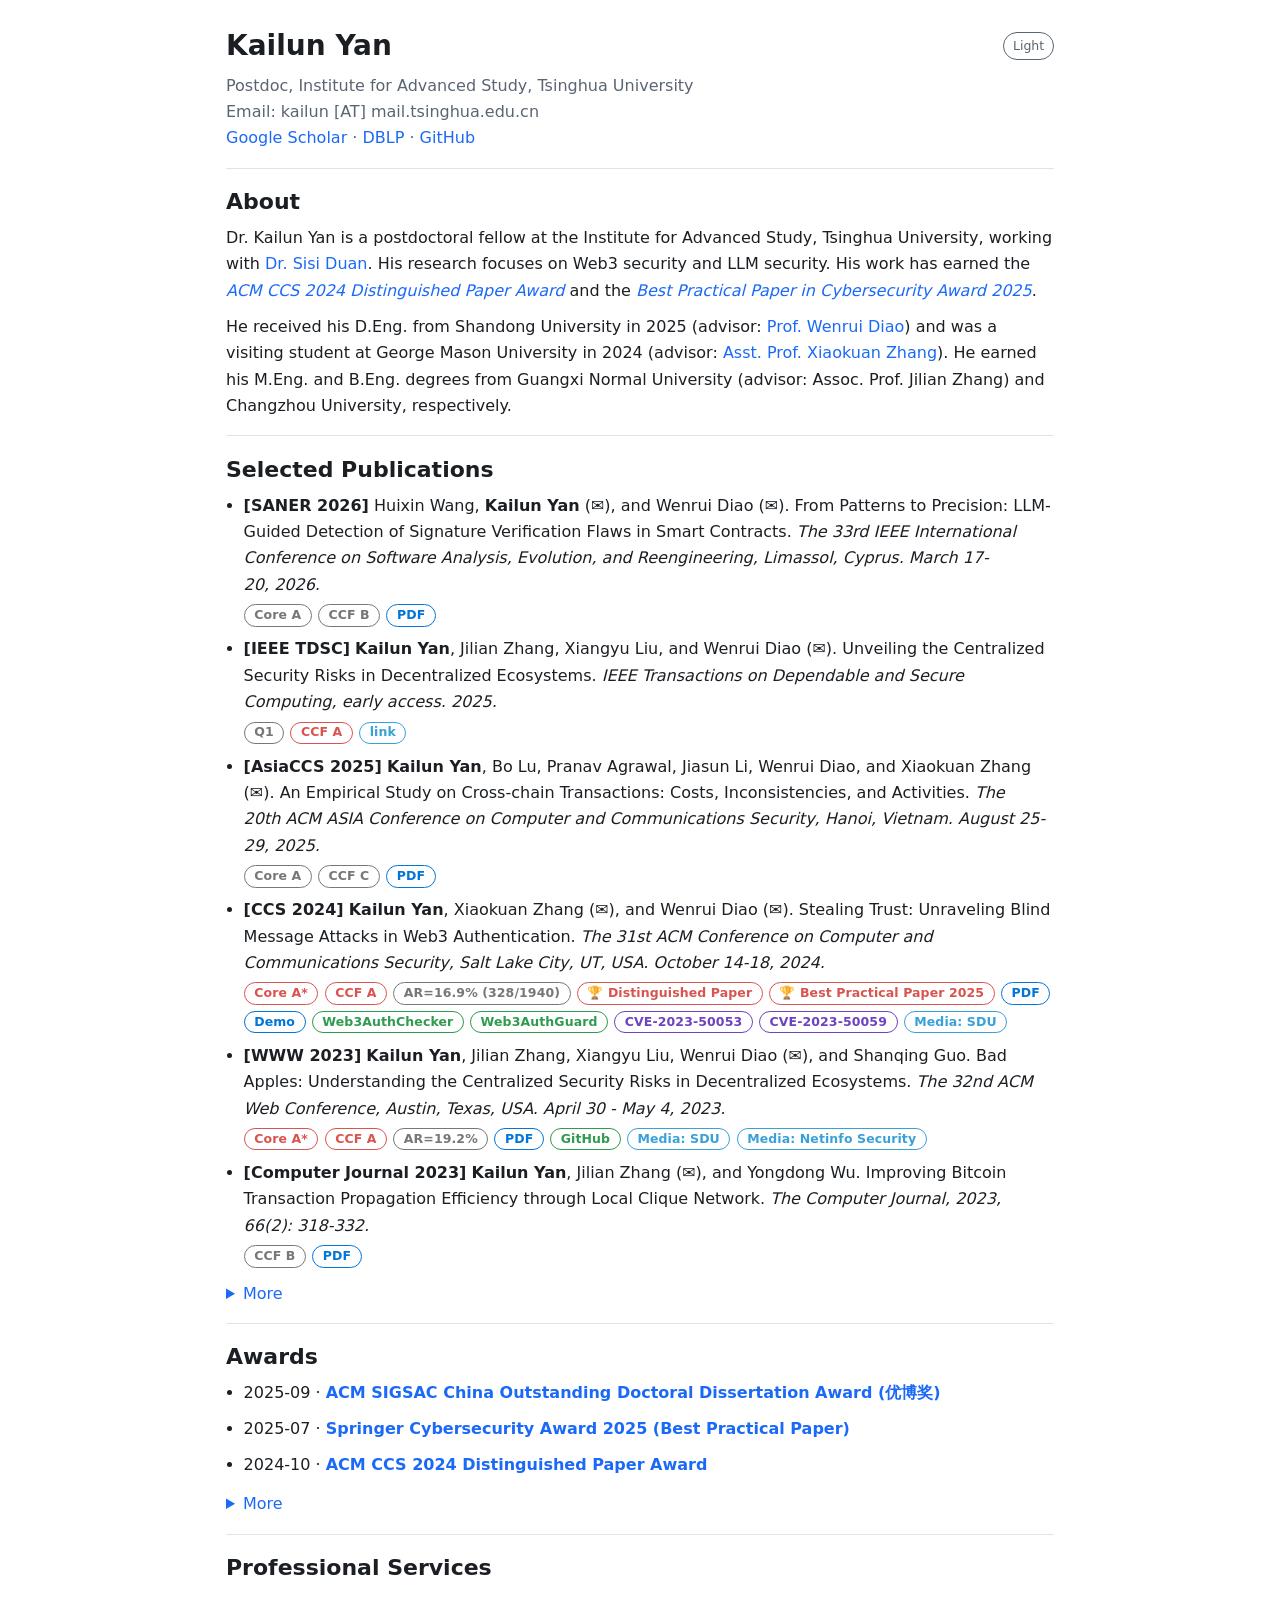
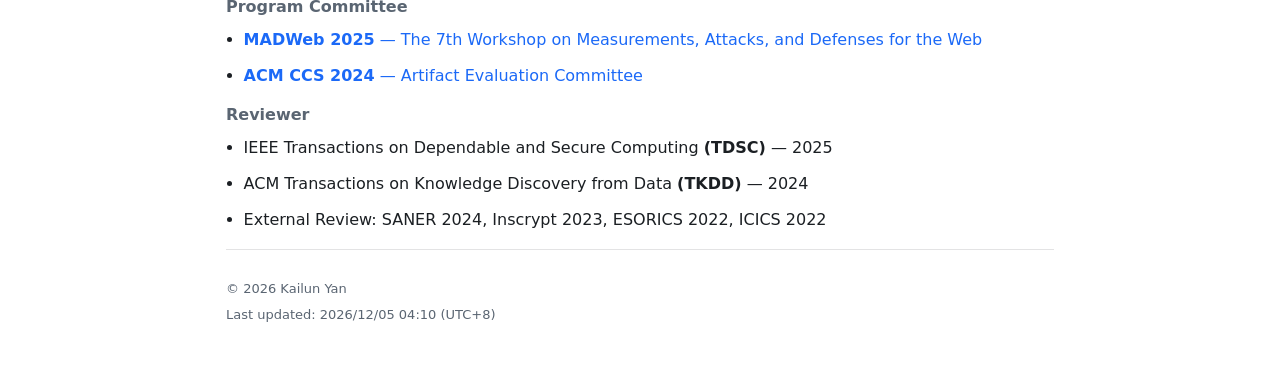
<file: index.html>
<!DOCTYPE html>
<html lang="en">

<head>
  <meta charset="UTF-8" />
  <meta name="viewport" content="width=device-width, initial-scale=1" />
  <title>Kailun Yan</title>
  <meta name="description" content="Web3 security, DApps, smart contracts, and blockchain protocols." />
  <meta name="author" content="Kailun Yan" />
  <link rel="icon" type="image/png" href="public/image/avatar.png" />

  <!-- JSON-LD (minimal). -->
  <script type="application/ld+json">
  {
    "@context":"https://schema.org",
    "@type":"Person",
    "name":"Kailun Yan",
    "jobTitle":"Postdoctoral Fellow",
    "affiliation":{"@type":"Organization","name":"Tsinghua University"},
    "url":"https://dos.cool",
    "sameAs":["https://scholar.google.com/citations?user=FOBlj4YAAAAJ","https://github.com/d0scoo1"]
  }
  </script>

  <script type="text/javascript">
    (function (c, l, a, r, i, t, y) {
      c[a] = c[a] || function () { (c[a].q = c[a].q || []).push(arguments) };
      t = l.createElement(r); t.async = 1; t.src = "https://www.clarity.ms/tag/" + i;
      y = l.getElementsByTagName(r)[0]; y.parentNode.insertBefore(t, y);
    })(window, document, "clarity", "script", "sr1v67xshq");
  </script>

  <!-- Google tag (gtag.js) -->
  <script async src="https://www.googletagmanager.com/gtag/js?id=G-JP8R8E17Y7"></script>
  <script>
    window.dataLayer = window.dataLayer || [];
    function gtag() { dataLayer.push(arguments); }
    gtag('js', new Date());
    gtag('config', 'G-JP8R8E17Y7');
  </script>

  <link rel="stylesheet" href="style.css" />
</head>


<body>
  <main class="wrap">
    <header>
      <h1>Kailun Yan</h1>
      <p class="meta">
        Postdoc, Institute for Advanced Study, Tsinghua University<br />
        Email: kailun [AT] mail.tsinghua.edu.cn<br />
        <a href="https://scholar.google.com/citations?user=FOBlj4YAAAAJ" target="_blank" rel="noopener noreferrer">Google Scholar</a> ·
        <a href="https://dblp.org/pid/341/9518.html" target="_blank" rel="noopener noreferrer">DBLP</a> ·
        <a href="https://github.com/d0scoo1" target="_blank" rel="noopener noreferrer">GitHub</a>
      </p>
      <!-- <p class="head-note">I'm open to collaboration opportunities.</p> -->
      <button id="theme-toggle" class="theme-toggle" aria-label="Toggle color scheme">…</button>
      <hr />
    </header>

    <section aria-labelledby="about-h">
      <h2 id="about-h">About</h2>
      <p>
        Dr. Kailun Yan is a postdoctoral fellow at the Institute for Advanced Study, Tsinghua University, working with
        <a href="https://fififish.github.io/sisiduan/" target="_blank" rel="noopener noreferrer">Dr. Sisi Duan</a>. His
        research focuses on Web3 security and LLM security.
        His work has earned the
        <em><a href="https://www.sigsac.org/ccs/CCS2024/program/awards.html" target="_blank" rel="noopener noreferrer">ACM CCS 2024 Distinguished Paper Award</a></em>
        and the
        <em><a href="https://cybersecurity.springeropen.com/best-paper-award-2025" target="_blank" rel="noopener noreferrer">Best Practical Paper in Cybersecurity Award 2025</a></em>.
      </p>
      <p>
        He received his D.Eng. from Shandong University in 2025 (advisor:
        <a href="https://diaowenrui.github.io/" target="_blank" rel="noopener noreferrer">Prof. Wenrui Diao</a>) and was
        a visiting student at George Mason University in 2024 (advisor:
        <a href="https://mainarke.github.io/" target="_blank" rel="noopener noreferrer">Asst. Prof. Xiaokuan Zhang</a>).
        He earned his M.Eng. and B.Eng. degrees from Guangxi Normal University (advisor: Assoc. Prof. Jilian Zhang) and
        Changzhou University, respectively.
      </p>
    </section>
    <hr />

    <section aria-labelledby="pubs-h">
      <h2 id="pubs-h">Selected Publications</h2>
      <ul class="pubs">

      <li><strong>[SANER 2026]</strong>
          Huixin Wang, <strong>Kailun Yan</strong> (✉️), and Wenrui Diao (✉️).
          From Patterns to Precision: LLM-Guided Detection of Signature Verification Flaws in Smart Contracts.
          <em>The 33rd IEEE International Conference on Software Analysis, Evolution, and Reengineering, Limassol, Cyprus. March 17-20, 2026.</em>
          <div class="links">
            <span class="badge gray">Core A</span>
            <span class="badge gray">CCF B</span>
             <a class="badge blue" href="/public/paper/saner26.pdf" target="_blank" rel="noopener noreferrer">PDF</a>
          </div>
        </li>

        <li><strong>[IEEE TDSC]</strong>
          <strong>Kailun Yan</strong>, Jilian Zhang, Xiangyu Liu, and Wenrui Diao (✉️).
          Unveiling the Centralized Security Risks in Decentralized Ecosystems.
          <em>IEEE Transactions on Dependable and Secure Computing, early access. 2025.</em>
          <div class="links">
            <span class="badge gray">Q1</span>
            <span class="badge red">CCF A</span>
            <a class="badge media" href="https://ieeexplore.ieee.org/document/11205310" target="_blank" rel="noopener noreferrer">link</a>
          </div>
        </li>


        <li><strong>[AsiaCCS 2025]</strong>
          <strong>Kailun Yan</strong>, Bo Lu, Pranav Agrawal, Jiasun Li, Wenrui Diao, and Xiaokuan Zhang (✉️).
          An Empirical Study on Cross-chain Transactions: Costs, Inconsistencies, and Activities.
          <em>The 20th ACM ASIA Conference on Computer and Communications Security, Hanoi, Vietnam. August 25-29,
            2025.</em>
          <div class="links">
            <span class="badge gray">Core A</span>
            <span class="badge gray">CCF C</span>
            <a class="badge blue" href="/public/paper/asiaccs25-yan.pdf" target="_blank" rel="noopener noreferrer">PDF</a>
          </div>
        </li>

        <li><strong>[CCS 2024]</strong>
          <strong>Kailun Yan</strong>, Xiaokuan Zhang (✉️), and Wenrui Diao (✉️).
          Stealing Trust: Unraveling Blind Message Attacks in Web3 Authentication.
          <em>The 31st ACM Conference on Computer and Communications Security, Salt Lake City, UT, USA. October 14-18,
            2024.</em>
          <div class="links">
            <span class="badge red">Core A*</span>
            <span class="badge red">CCF A</span>
            <span class="badge gray">AR=16.9% (328/1940)</span>

            <a class="badge award" href="https://www.sigsac.org/ccs/CCS2024/program/awards.html" target="_blank" rel="noopener noreferrer">🏆 Distinguished Paper</a>
            <a class="badge award" href="https://cybersecurity.springeropen.com/best-paper-award-2025" target="_blank" rel="noopener noreferrer">🏆 Best Practical Paper 2025</a>

            <a class="badge blue" href="/public/paper/ccs2024_bma.pdf" target="_blank" rel="noopener noreferrer">PDF</a>
            <!-- <a class="badge blue" href="/asset/paper/ccs2024-slides.pdf" target="_blank" rel="noopener noreferrer">Slides</a> -->
            <a class="badge blue" href="https://sites.google.com/view/web3auth" target="_blank" rel="noopener noreferrer">Demo</a>

            <a class="badge green" href="https://github.com/d0scoo1/Web3AuthChecker" target="_blank" rel="noopener noreferrer">Web3AuthChecker</a>
            <a class="badge green" href="https://github.com/d0scoo1/Web3AuthGuard" target="_blank" rel="noopener noreferrer">Web3AuthGuard</a>

            <a class="badge purple" href="https://cve.mitre.org/cgi-bin/cvename.cgi?name=CVE-2023-50053" target="_blank" rel="noopener noreferrer">CVE-2023-50053</a>
            <a class="badge purple" href="https://cve.mitre.org/cgi-bin/cvename.cgi?name=CVE-2023-50059" target="_blank" rel="noopener noreferrer">CVE-2023-50059</a>

            <a class="badge media" href="https://www.view.sdu.edu.cn/info/1021/196114.htm" target="_blank" rel="noopener noreferrer">Media: SDU</a>
          </div>
        </li>

        <li><strong>[WWW 2023]</strong>
          <strong>Kailun Yan</strong>, Jilian Zhang, Xiangyu Liu, Wenrui Diao (✉️), and Shanqing Guo.
          Bad Apples: Understanding the Centralized Security Risks in Decentralized Ecosystems.
          <em>The 32nd ACM Web Conference, Austin, Texas, USA. April 30 - May 4, 2023.</em>
          <div class="links">
            <span class="badge red">Core A*</span>
            <span class="badge red">CCF A</span>
            <span class="badge gray">AR=19.2%</span>

            <a class="badge blue" href="/public/paper/www23-yan.pdf" target="_blank" rel="noopener noreferrer">PDF</a>
            <a class="badge green" href="https://github.com/d0scoo1/Naga" target="_blank" rel="noopener noreferrer">GitHub</a>
            <a class="badge media" href="https://www.view.sdu.edu.cn/info/1021/175584.htm" target="_blank" rel="noopener noreferrer">Media: SDU</a>
            <a class="badge media" href="https://d.wanfangdata.com.cn/periodical/xxwlaq202303015" target="_blank" rel="noopener noreferrer">Media: Netinfo Security</a>
          </div>
        </li>

        <li><strong>[Computer Journal 2023]</strong> <strong>Kailun Yan</strong>, Jilian Zhang (✉️), and Yongdong Wu.
            Improving Bitcoin Transaction Propagation Efficiency through Local Clique Network. <em>The Computer Journal,
              2023, 66(2): 318-332.</em>
            <div class="links">
              <span class="badge gray">CCF B</span>
              <a class="badge blue" href="/public/paper/lcn.pdf" target="_blank" rel="noopener noreferrer">PDF</a>
            </div>
        </li>
      </ul>

      <details>
        <summary>More</summary>
        <ul class="pubs">
          <li><strong>[信息对抗技术 2023]</strong> <strong>闫凯伦</strong>, 刁文瑞 (✉️), 郭山清. 智能合约安全漏洞及检测技术综述. <em>信息对抗技术, 2023, 2(3):1-17.</em>
            <span class="badge award">🏆 2024年度优秀论文</span>
          </li>

          <li><strong>[计算机科学 2021]</strong> <strong>闫凯伦</strong>, 张继连 (✉️). 一种可用于数据和模型分享的模型链. <em>计算机科学, 2021, 48(02):311-316.</em>
            <span class="badge gray">CCF中文B类</span>
          </li>

          <li><strong>[SANER 2024]</strong> Shuang Li, Rui Li, Yifan Yu, <strong>Kailun Yan</strong>, Shishuai Yang,
            Wenrui Diao (✉️). Understanding Android OS Forward Compatibility Support for Legacy Apps: A Data-Driven
            Analysis. <em>The 31st IEEE International Conference on Software Analysis, Evolution, and Reengineering,
              Rovaniemi, Finland. March 12-15, 2024.</em>
              <span class="badge gray">Core A</span>
              <span class="badge gray">CCF B</span>
          </li>

          <li><strong>[QRS 2022]</strong> Guangwei Tian, Jiongyi Chen, <strong>Kailun Yan</strong>, Shishuai Yang,
            Wenrui Diao (✉️). Cast Away: On the Security of DLNA Deployments in the SmartTV Ecosystem. <em>The 22nd IEEE
              International Conference on Software Quality, Reliability and Security (QRS). IEEE, 2022: 105-116</em>.
              <span class="badge gray">CCF C</span>
          </li>

          <!-- 
          <li><strong>[Patent]</strong> 张继连; 闫凯伦; 吴永东; 翁健. <em>比特币网络交易传播方法、装置、设备及存储介质.</em> 202011420918.3 
            <span class="badge gray">已授权</span>
          </li>

          <li><strong>[Patent]</strong> 张继连; 闫凯伦; 吴永东; 翁健. <em>神经网络模型更新方法、设备及计算机存储介质.</em> 202011557239.0 
            <span class="badge gray">公布中</span>
          </li>

          <li><strong>[US Patent]</strong> 
            Zhang Jilian; Yan Kailun; Wu Yongdong; Weng Jian. <em>Neural Network Update Method Based On Blockchain.</em> Patent No. US 11,949,797 B2
          </li>  -->
        </ul>
      </details>
    </section>

    <hr />
    <section aria-labelledby="awards-h">
      <h2 id="awards-h">Awards</h2>
      <ul>
        <li>2025-09 · <a href="https://mp.weixin.qq.com/s/3AgnOAZ3q0-_rjnOSuP6Mw" target="_blank" rel="noopener noreferrer"><strong>ACM SIGSAC China Outstanding Doctoral Dissertation Award (优博奖)</strong></a></li>
        <li>2025-07 · <a href="https://link.springer.com/journal/42400/updates/27792680" target="_blank" rel="noopener noreferrer"><strong>Springer Cybersecurity Award 2025 (Best Practical Paper)</strong></a></li>
        <li>2024-10 · <a href="https://www.sigsac.org/ccs/CCS2024/program/awards.html" target="_blank" rel="noopener noreferrer"><strong>ACM CCS 2024 Distinguished Paper Award</strong></a></li>
      </ul>

      <details>
        <summary>More</summary>
        <ul>
          <li>2025-04 · 山东大学优秀毕业生</li>
          <li>2025-03 · 《信息对抗技术》2024年度优秀论文</li>
          <li>2025-01 · 山东大学研究生科研创新与成果应用大赛 二等奖</li>
          <li>2024-12 · DataCon 2024 大数据安全分析竞赛, AI安全赛道 第二名 <a href="https://www.view.sdu.edu.cn/info/1023/199214.htm" target="_blank" rel="noopener noreferrer">Media: SDU</a></li>
          <li>2024-12 · 博士研究生国家奖学金</li>
          <li>2024-07 · 网络安全学院学生创新资助计划 优秀学生 (Top 5%, 16/320)</li>
          <li>2024-07 · 山东大学海外交流奖学金</li>
          <li>2021-12 · DataCon 2021 大数据安全分析竞赛, 邮件安全组 第八名</li>
        </ul>
      </details>
    </section>

    <hr />
    <section aria-labelledby="service-h">
      <h2 id="service-h">Professional Services</h2>

      <h3>Program Committee</h3>
      <ul>
        <li><a href="https://madweb.work/" target="_blank" rel="noopener noreferrer"><strong>MADWeb 2025</strong> — The
            7th Workshop on Measurements, Attacks, and Defenses for the Web</a></li>
        <li><a href="https://www.sigsac.org/ccs/CCS2024/organization/ae-committee.html" target="_blank" rel="noopener noreferrer"><strong>ACM CCS 2024</strong> — Artifact Evaluation Committee</a></li>
      </ul>

      <h3>Reviewer</h3>
      <ul>
        <li>IEEE Transactions on Dependable and Secure Computing <strong>(TDSC)</strong> — 2025</li>
        <li>ACM Transactions on Knowledge Discovery from Data <strong>(TKDD)</strong> — 2024</li>
        <li>External Review: SANER 2024, Inscrypt 2023, ESORICS 2022, ICICS 2022</li>
      </ul>
    </section>

    <hr />

    <footer>
      <div>© <span id="y"></span> Kailun Yan</div>
      <div>Last updated: <time id="updated" datetime=""></time></div>
    </footer>
  </main>

  <script src="script.js"></script>

</body>

</html>
</file>
<file: style.css>
/* ===== Minimal, text-first layout ===== */
:root{
  --fg:#1b1f23; --muted:#5a6572; --bg:#ffffff; --link:#1b69f7; --border:#e6e8ec; --maxw:860px;
  --badge-red:#d9534f; --badge-gray:#777; --badge-blue:#0275d8; --badge-green:#2f9b4e; --badge-purple:#6f42c1; --badge-media:#3aa0d8;

  /* Badge system (sizes & rhythm) */
  --badge-h:1.4rem;
  --badge-px:.6rem;
  --badge-radius:999px;
  --badge-fs:12.5px;
  --badge-fw:700;
  --badgerow-gap-x:.38rem;
  --badgerow-gap-y:.38rem;
}
@media (prefers-color-scheme: dark){
  :root{
    --bg: #444444;
    --fg:#e6e7ea;
    --muted:#adb8ca;
    --link:#6aa7ff;
    --border:#151922;
    --badge-gray:#9aa3b2;
    --badge-blue:#55a3ff;
    --badge-media:#6bc9ef;
  }
}

*{ box-sizing:border-box }
html,body{ height:100% }
html{ line-break:loose; hanging-punctuation:first allow-end }
body{
  margin:0; background:var(--bg); color:var(--fg);
  font:16px/1.65 system-ui,-apple-system,Segoe UI,Roboto,Helvetica,Arial,"Noto Sans";
  -webkit-font-smoothing:antialiased; -moz-osx-font-smoothing:grayscale;
}
.wrap{ max-width:var(--maxw); margin:0 auto; padding:28px 16px 56px }

h1,h2,h3{ margin:0 0 .6rem; line-height:1.25; text-wrap:balance }
h1{ font-size:clamp(22px,3.2vw,28px) }
h2{ font-size:clamp(18px,2.4vw,22px); margin-top:1.2rem }
h3{ font-size:16px; margin-top:1rem; color:var(--muted); font-weight:600 }

/* Paragraph/list wrapping */
p,li{ margin:.6rem 0; text-wrap:pretty; hyphens:auto; overflow-wrap:anywhere }
ul{ margin:.4rem 0 .8rem; padding-left:1.1rem }

a{ color:var(--link); text-decoration:none; overflow-wrap:anywhere }
a:hover{ text-decoration:underline }

.meta,.hint{ color:var(--muted) }
.hint{ font-size:13px }
hr{ border:0; height:1px; background:currentColor; opacity:.12; margin:16px 0 }

details{ margin-top:.25rem }
summary{ cursor:pointer; color:var(--link); user-select:none }

footer{ margin-top:28px; color:var(--muted); font-size:13px; display:grid; gap:4px }

/* ===== Badge System (cleaned) ===== */
.links{
  display:flex; flex-wrap:wrap;
  column-gap:var(--badgerow-gap-x); row-gap:var(--badgerow-gap-y);
  margin:.38rem 0 0; align-items:center; padding-left:0;
}
.badge{
  display:inline-flex; align-items:center; justify-content:center;
  height:var(--badge-h);
  padding-inline:var(--badge-px);
  border-radius:var(--badge-radius); border:1px solid currentColor; background:transparent;

  font-size:var(--badge-fs); font-weight:var(--badge-fw);
  line-height:1; white-space:nowrap; text-align:center;
  letter-spacing:.1px; /* optical tweak for CJK/emoji */
  overflow:hidden; text-overflow:ellipsis;
}
/* color variants */
.badge.red,.badge.award{color:var(--badge-red)}
.badge.gray{color:var(--badge-gray)}
.badge.blue{color:var(--badge-blue)}
.badge.green{color:var(--badge-green)}
.badge.purple{color:var(--badge-purple)}
.badge.media{color:var(--badge-media)}
.badge[aria-disabled="true"], .badge.is-muted{ opacity:.7 }

/* Optional: icon-leading badges */
.badge.badge--icon{ letter-spacing:0; padding-inline:calc(var(--badge-px) - .05rem) calc(var(--badge-px) + .05rem) }

/* Accessibility */
:focus-visible{ outline:2px solid color-mix(in srgb, var(--link), white 30%); outline-offset:2px; border-radius:6px }

/* Section rhythm */
section+section{ margin-top:20px }
h2+.pubs, h2+ul{ margin-top:.4rem }

/* Header micro spacing */
header{ position:relative }
header .meta{ margin-top:.35rem }

/* Mobile tweaks */
@media (max-width:420px){
  .wrap{ padding:22px 14px 44px }
  :root{ --badge-h:1.45rem; --badge-px:.52rem; --badge-fs:12px; --badgerow-gap-x:.32rem; --badgerow-gap-y:.32rem }
}

/* Print */
@media print{
  a{ color:#000; text-decoration:none }
  .links{ column-gap:.25rem; row-gap:.25rem }
  .badge{ border-color:#999; font-weight:700 }
  header hr, section hr{ display:none }
}

/* Theme toggle */
.theme-toggle{
  position:absolute; top:4px; right:0;
  border:1px solid currentColor; background:transparent; color:var(--muted);
  height:28px; padding:0 .55rem; border-radius:999px; font:12.5px/1 system-ui,sans-serif; cursor:pointer;
}
.theme-toggle:hover{ color:var(--fg) }

/* Manual theme override */
:root[data-theme="light"]{
  --bg:#ffffff; --fg:#1b1f23; --muted:#5a6572; --link:#1b69f7; --border:#e6e8ec;
  --badge-gray:#777; --badge-blue:#0275d8; --badge-media:#3aa0d8;
}
:root[data-theme="dark"]{
    --bg: #444444;
    --fg:#e6e7ea;
    --muted:#adb8ca;
    --link:#6aa7ff;
    --border:#151922;
    --badge-gray:#9aa3b2;
    --badge-blue:#55a3ff;
    --badge-media:#6bc9ef;
}

.head-note {
  margin-top: .25rem;
  font-size: 14.5px;
  font-weight: 500;
  color: var(--fg);
  background-color: color-mix(in srgb, var(--fg) 8%, var(--bg)); /* 浅灰背景，自适应深/浅模式 */
  padding: .4rem .6rem;
  border-radius: 6px;
  display: inline-block;
}
</file>
